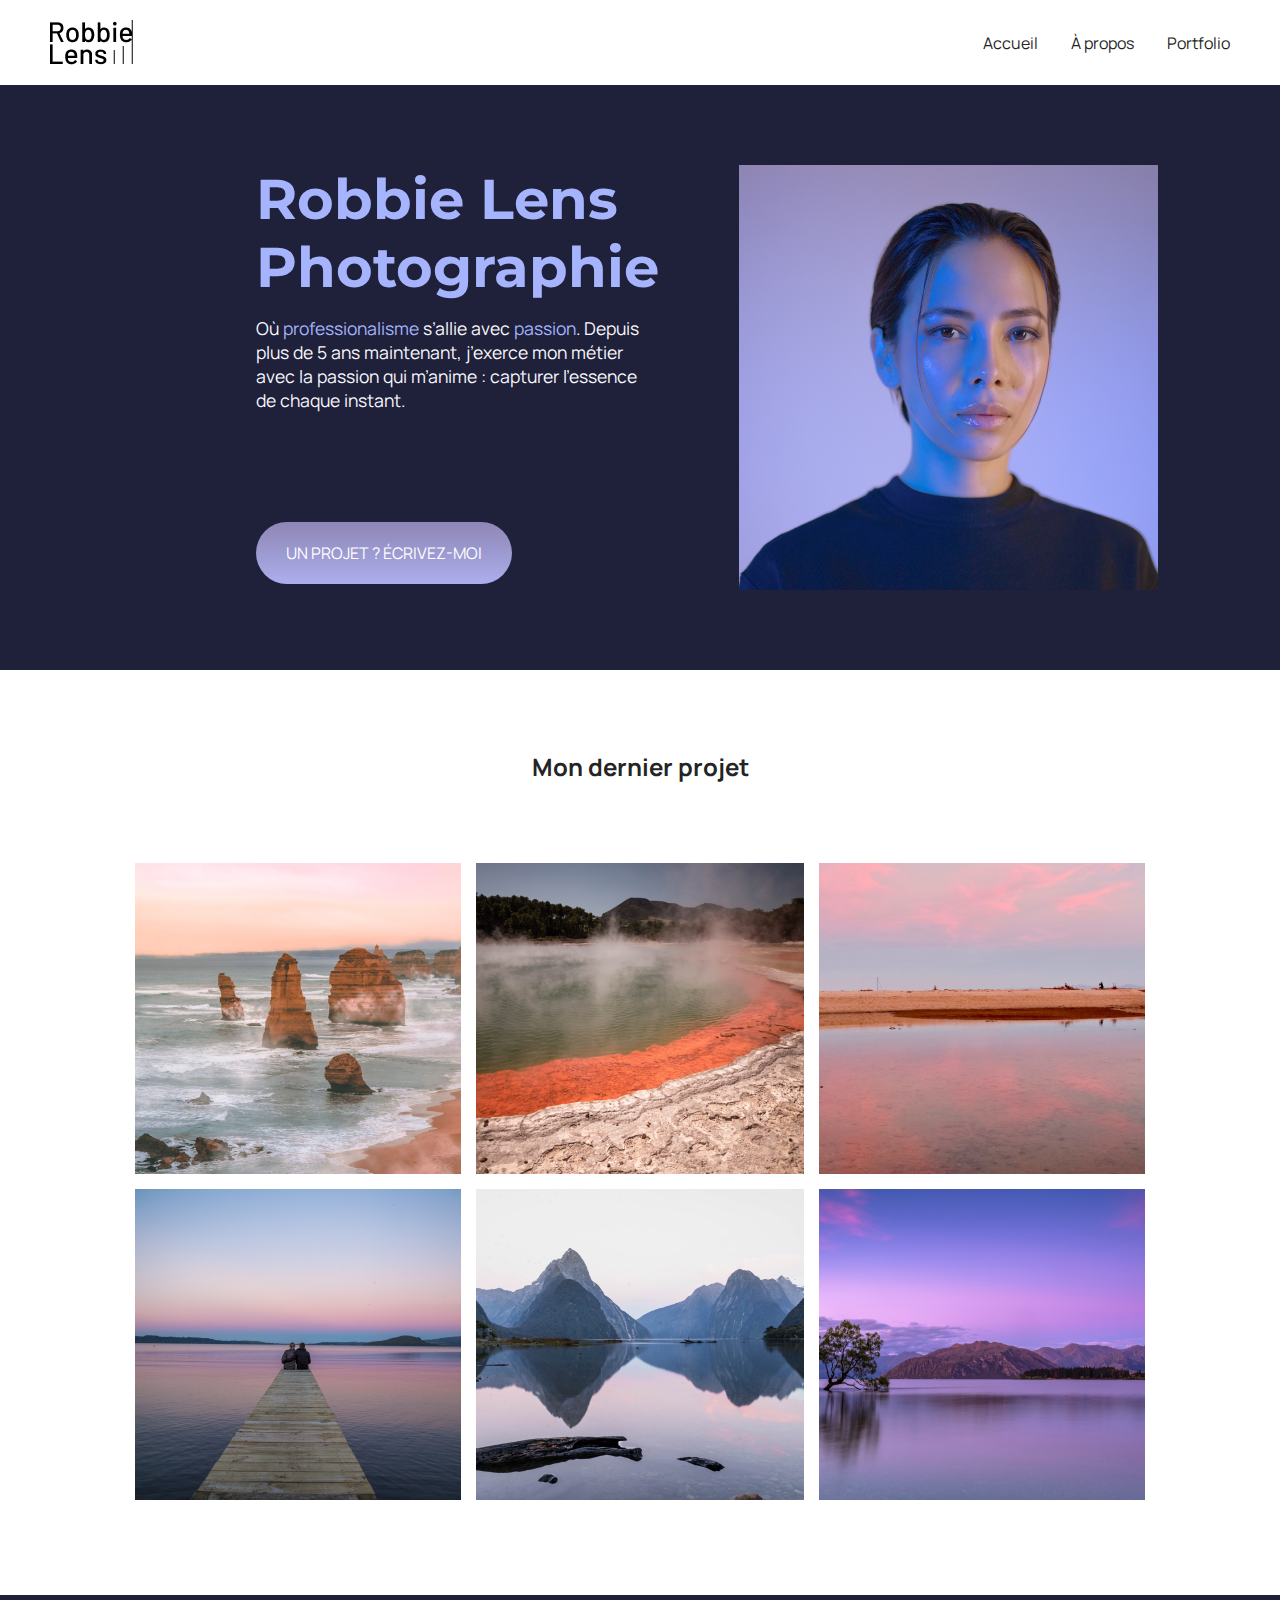
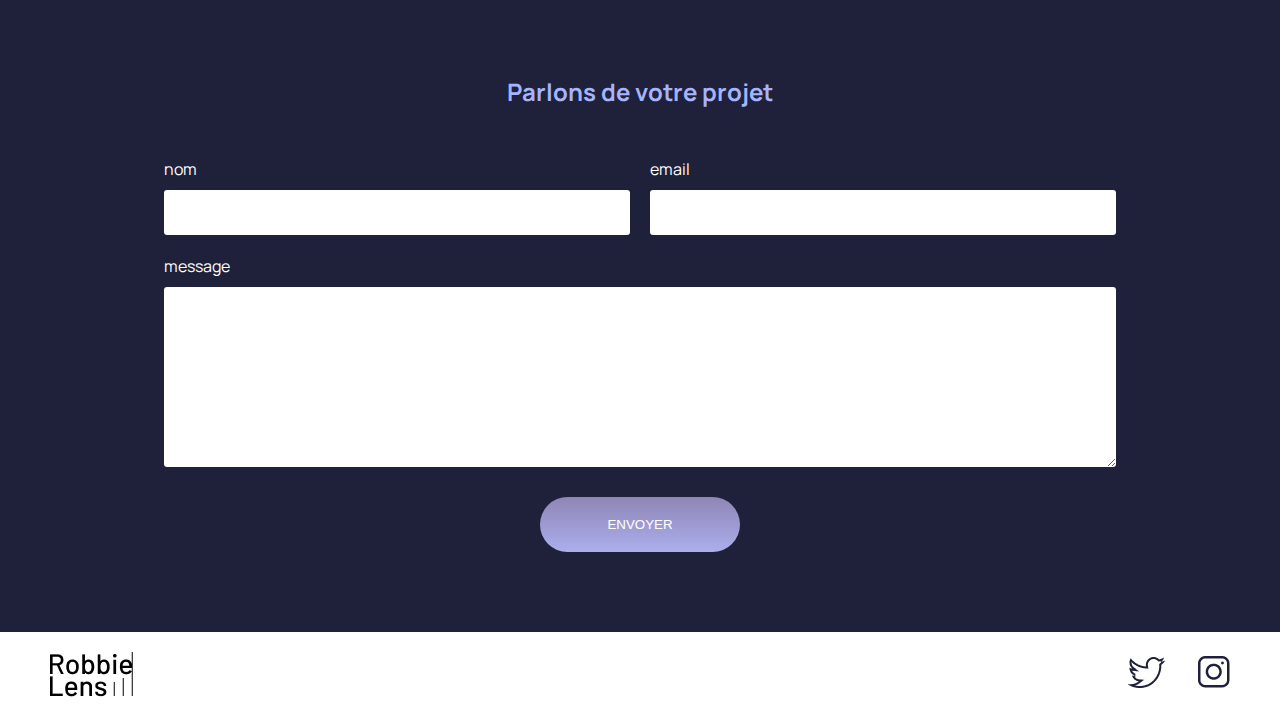
<file: index.html>
<!DOCTYPE html>
<html lang="fr">

<head>
    <meta charset="utf-8" >
    <title>Accueil - Robbie Lens Photographie</title>
    <link href="style/style.css" rel="stylesheet" >
    <link href="style/index.css" rel="stylesheet" >
    <link rel="preconnect" href="https://fonts.googleapis.com">
    <link rel="preconnect" href="https://fonts.gstatic.com" crossorigin>
    <link href="https://fonts.googleapis.com/css2?family=Manrope&family=Montserrat&display=swap" rel="stylesheet">
</head>

<body>
    <header>
        <nav>
            <img src="images/logo.png" alt="Logo Robbie Lens" >
            <div>
                <a href="index.html">Accueil</a>
                <a href="a-propos.html">À propos</a>
                <a href="portfolio.html">Portfolio</a>
            </div>
        </nav>
    </header>
    <main>
        <section class="accueil-introduction">
            <div>
                <h1>Robbie Lens Photographie</h1>
                <p>
                    Où <em>professionalisme</em> s’allie avec <em>passion</em>. Depuis
                    plus de 5 ans maintenant, j’exerce mon métier avec la passion
                    qui m’anime : capturer l’essence de chaque instant.
                </p>
                <a href="portfolio.html" class="cta">UN PROJET ? ÉCRIVEZ-MOI</a>
            </div>
            <img src="images/robbie-lens.png" alt="Portrait avec effet de la photographe Robbie Lens" >
        </section>
        <section class="accueil-photos">
            <h2>Mon dernier projet</h2>
            <div>
                <img src="images/accueil/element-1.png" alt="Twelve apostles - Australie" >
                <img src="images/accueil/element-2.png" alt="Wai-O-Tapu - Nouvelle-Zélande" >
                <img src="images/accueil/element-3.png" alt="Parc National d’Abel Tasman - Nouvelle-Zélande" >
            </div>
            <div>
                <img src="images/accueil/element-4.png" alt="Lac Rotorua - Nouvelle-Zélande" >
                <img src="images/accueil/element-5.png" alt="Milford Sound - Nouvelle-Zélande" >
                <img src="images/accueil/element-6.png" alt="Lac Wanaka - Nouvelle-Zélande" >
            </div>
        </section>
        <section class="Formulaire">    
            <h2>Parlons de votre projet</h2>
            <form method="get" action="">
                <div class="form-nom-email">
                    <div class="form-column">
                        <label for="nom">nom</label><input type="text" name="nom" id="nom">
                    </div>
                    <div class="form-column">
                        <label for="email">email</label> <input type="email" name="email" id="email">
                    </div>
                </div>
                <label for="message">message</label>
                <textarea name="message" id="message" cols="30" rows="10"></textarea>
                <input type="submit" value="ENVOYER" class="cta">
            </form>
        </section>
    </main>
    <footer>
        <img src="images/logo.png" alt="Logo Robbie Lens" >
        <div>
            <a target="_blank" href="https://twitter.com/" class="lien-icone">
                <img src="images/twitter.png" alt="Logo Twitter" >
            </a>
            <a target="_blank" href="https://www.instagram.com/" class="lien-icone">
                <img src="images/instagram.png" alt="Logo Instagram" >
            </a>
        </div>
    </footer>
</body>

</html>
</file>
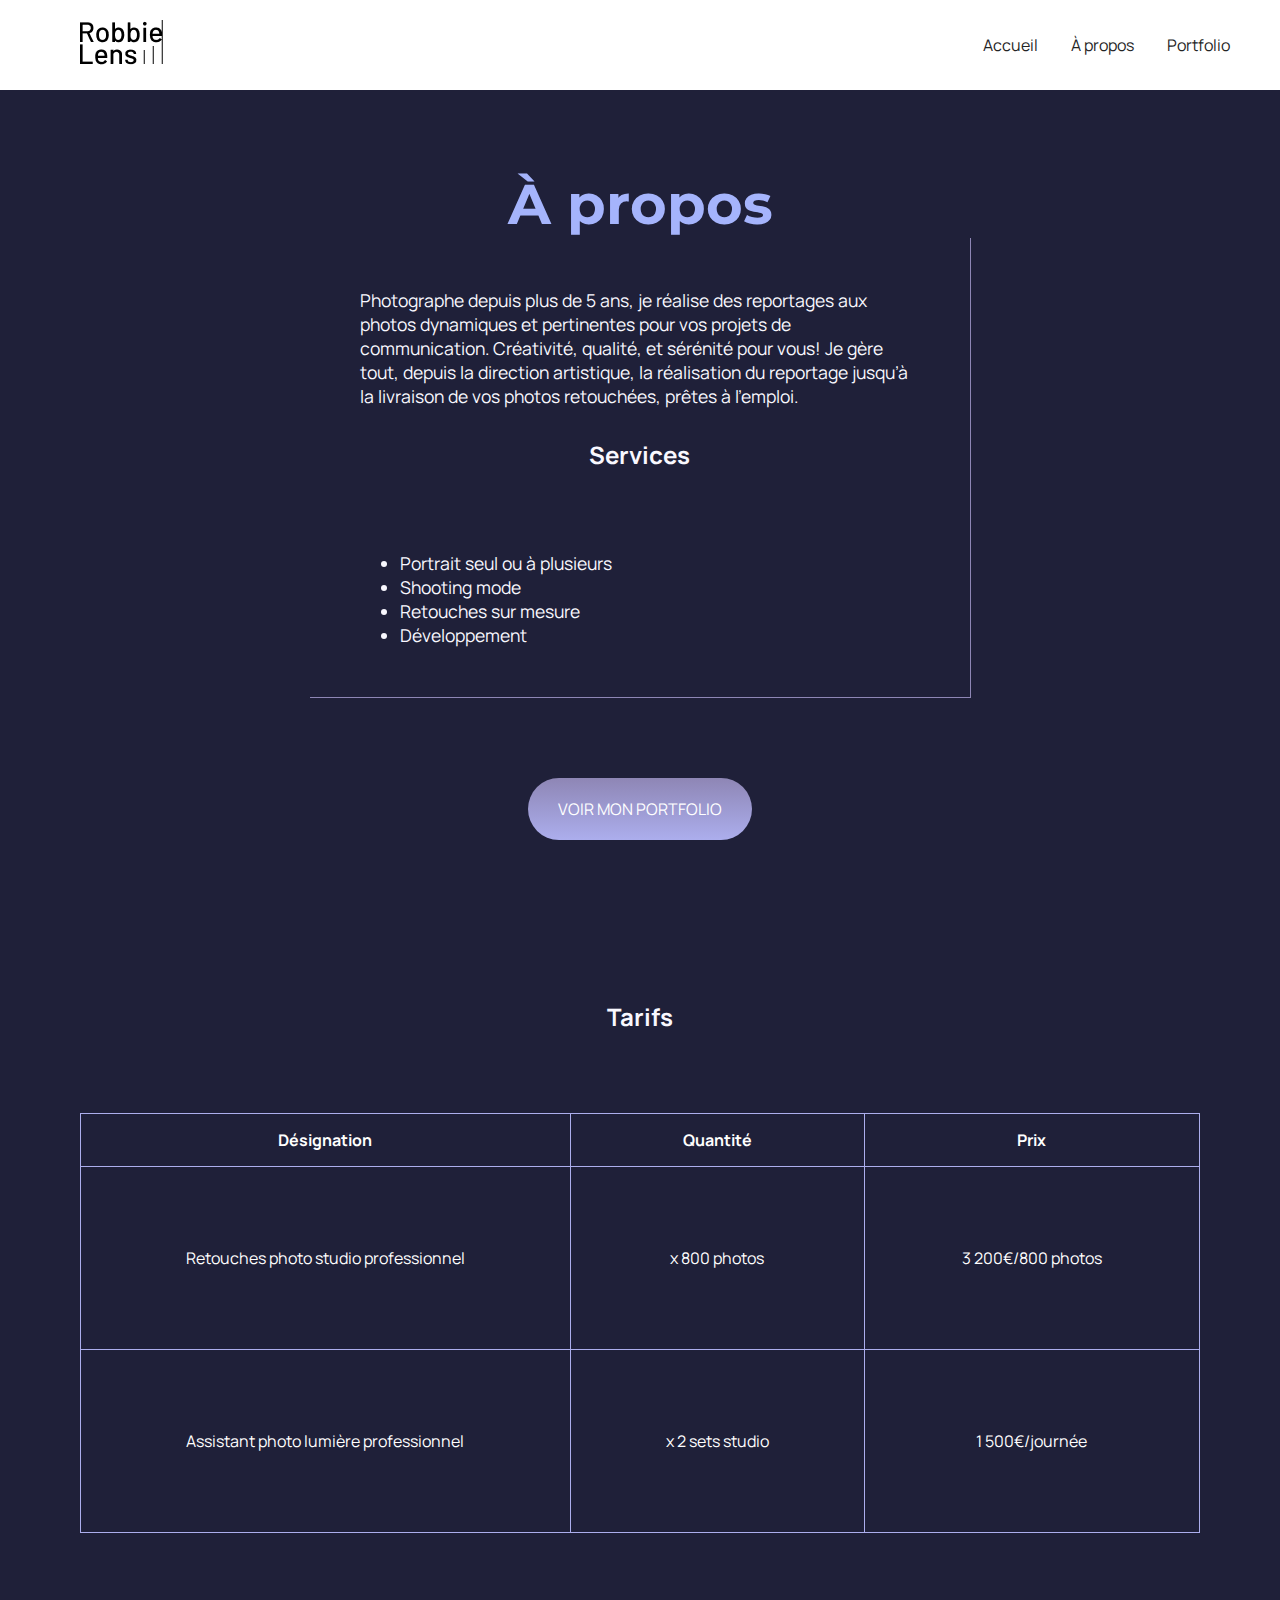
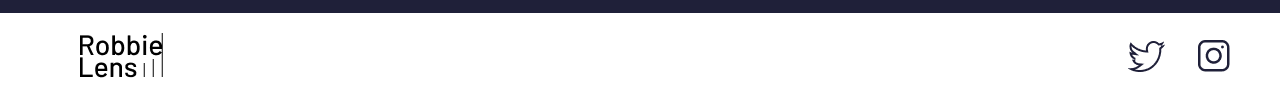
<file: a-propos.html>
<!DOCTYPE html>
<html lang="fr">

<head>
    <meta charset="utf-8" >
    <title>À propos - Robbie Lens Photographie</title>
    <link href="style/style.css" rel="stylesheet" >
    <link href="style/a-propos.css" rel="stylesheet">
    <link rel="preconnect" href="https://fonts.googleapis.com">
    <link rel="preconnect" href="https://fonts.gstatic.com" crossorigin>
    <link href="https://fonts.googleapis.com/css2?family=Manrope&family=Montserrat&display=swap" rel="stylesheet">
    <meta name="viewport" content="width=device-width, initial-scale=1.0">
</head>

<body>
    <header>
        <nav>
            <a href="index.html" class="lien-icone">
                <img src="images/logo.png" alt="Logo Robbie Lens" >
            </a>
            <div>
                <a href="index.html">Accueil</a>
                <a href="a-propos.html">À propos</a>
                <a href="portfolio.html">Portfolio</a>
            </div>
        </nav>
    </header>
    <main class="a-propos-main">
        <section>
            <h1>À propos</h1>
            <div class="carre-contenu">
                <p>
                    Photographe depuis plus de 5 ans, je réalise des reportages aux photos dynamiques et pertinentes
                    pour
                    vos
                    projets de communication. Créativité, qualité, et sérénité pour vous! Je gère tout, depuis la
                    direction
                    artistique, la réalisation du reportage jusqu’à la livraison de vos photos retouchées, prêtes à
                    l’emploi.
                </p>
                <h2>Services</h2>
                <ul>
                    <li>Portrait seul ou à plusieurs</li>
                    <li>Shooting mode</li>
                    <li>Retouches sur mesure</li>
                    <li>Développement</li>
                </ul>
            </div>
            <div>
                <a href="portfolio.html" class="cta">VOIR MON PORTFOLIO</a>
            </div>
        </section>
        <section class="table">   
            <table>
                <thead>
                    <h2>Tarifs</h2>
                    <tr>
                        <th>Désignation</th>
                        <th>Quantité</th>
                        <th>Prix</th>
                </thead>    
                <tbody>
                    </tr>
                        <td>Retouches photo 
                            studio professionnel</td>
                        <td>x 800 photos</td>
                        <td>3 200€/800 photos</td>
                    <tr>
                        <td>Assistant photo lumière professionnel</td>
                        <td>x 2 sets studio</td>
                        <td>1 500€/journée</td>
                    </tr>
            </tbody>
            </table>
        </section>
    </main>
    <footer>
        <a href="index.html" class="lien-icone">
            <img src="images/logo.png" alt="Logo Robbie Lens" >
        </a>
        <div>
            <a target="_blank" href="https://twitter.com/" class="lien-icone">
                <img src="images/twitter.png" alt="Logo Twitter" >
            </a>
            <a target="_blank" href="https://www.instagram.com/" class="lien-icone">
                <img src="images/instagram.png" alt="Logo Instagram" >
            </a>
        </div>
    </footer>
</body>

</html>
</file>
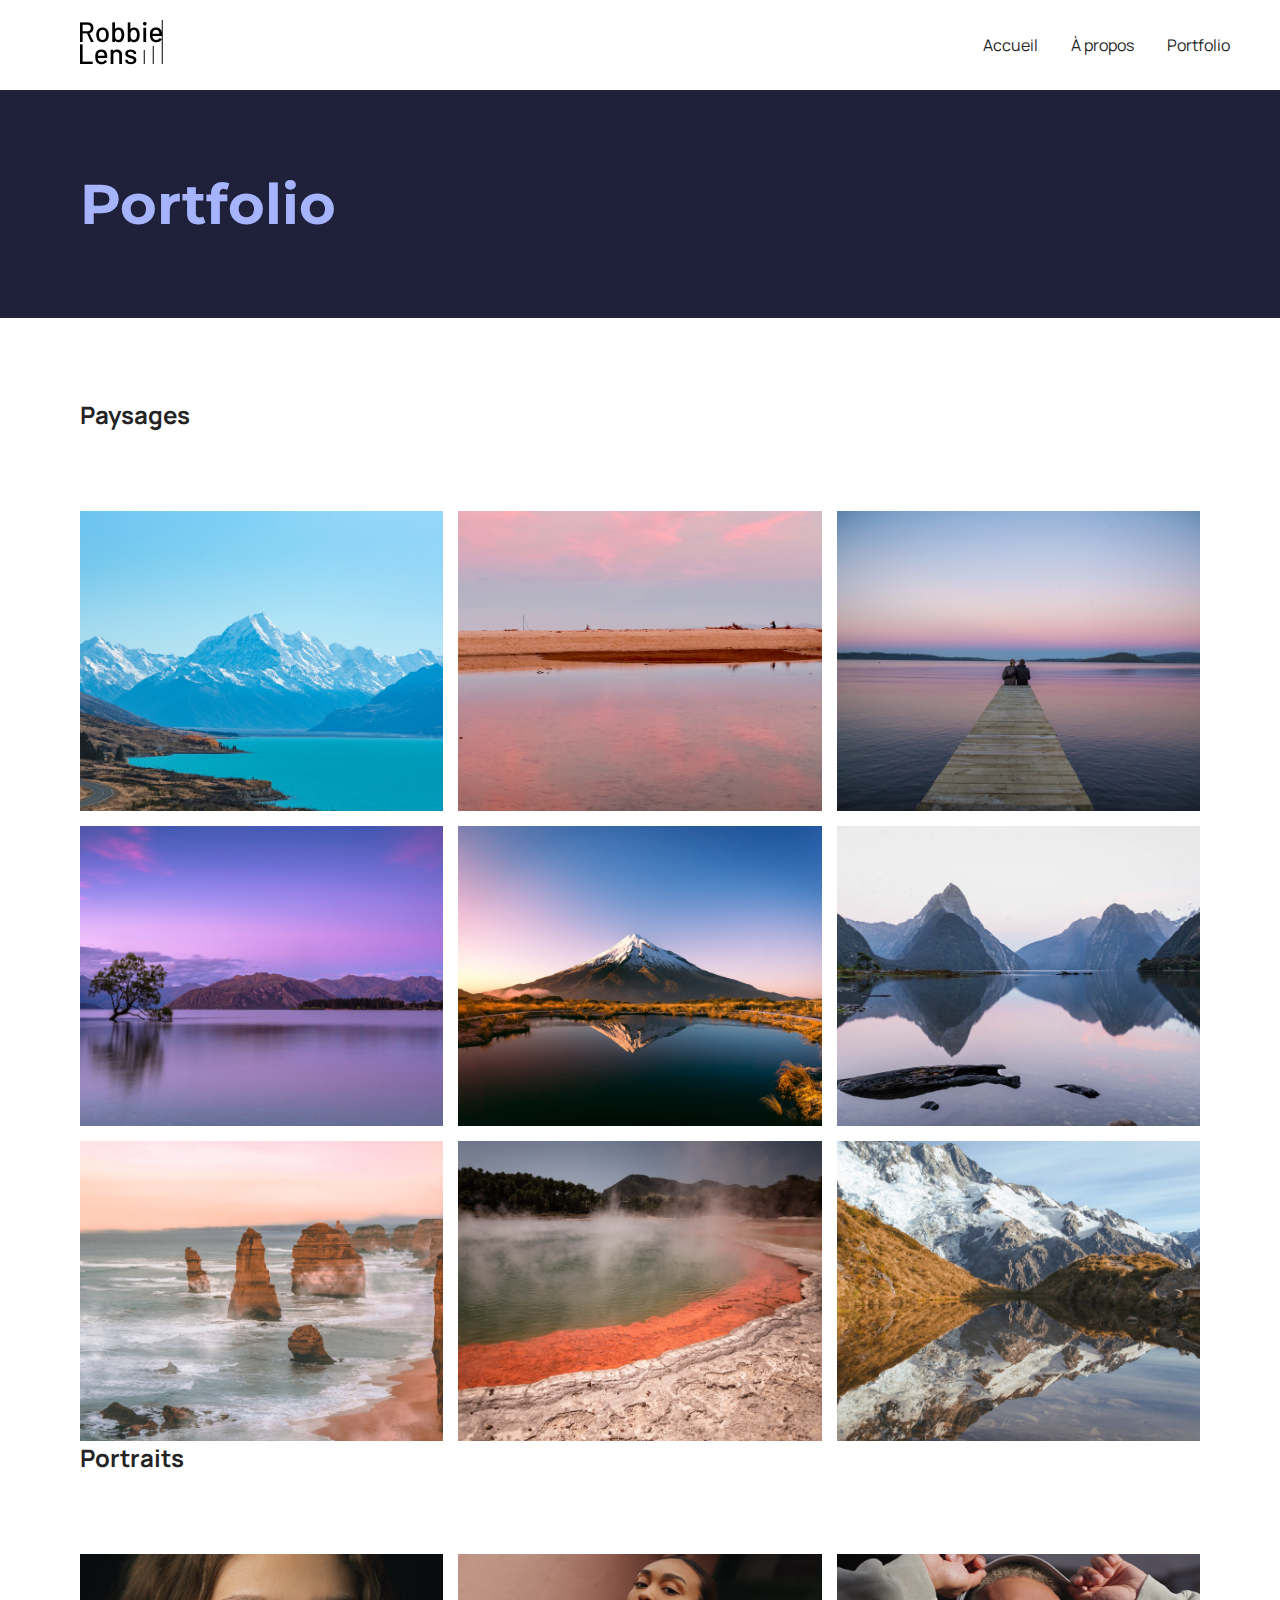
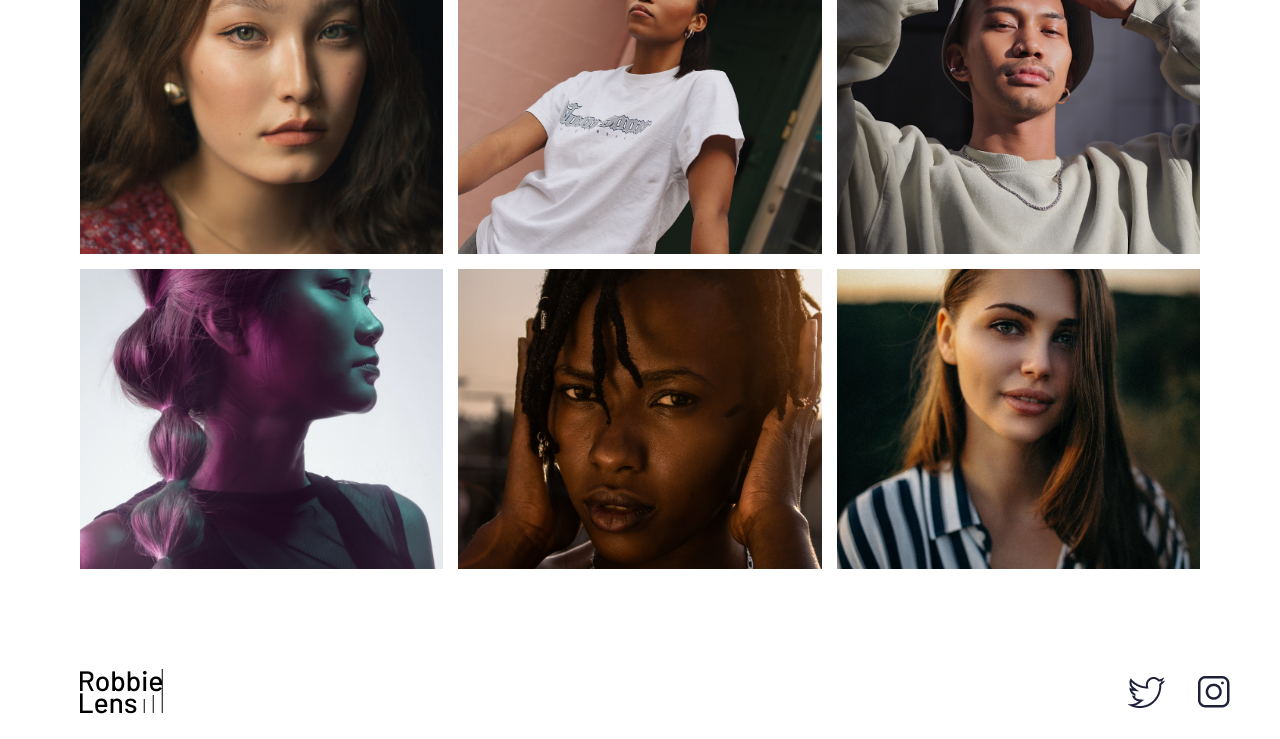
<file: portfolio.html>
<!DOCTYPE html>
<html lang="fr">

<head>
    <meta charset="utf-8" >
    <title>Portfolio - Robbie Lens Photographie</title>
    <link href="style/style.css" rel="stylesheet" >
    <link href="style/portfolio.css" rel="stylesheet" >
    <link rel="preconnect" href="https://fonts.googleapis.com">
    <link rel="preconnect" href="https://fonts.gstatic.com" crossorigin>
    <link href="https://fonts.googleapis.com/css2?family=Manrope&family=Montserrat&display=swap" rel="stylesheet">
</head>

<body>
    <header>
        <nav>
            <a href="index.html" class="lien-icone">
                <img src="images/logo.png" alt="Logo Robbie Lens" >
            </a>
            <div>
                <a href="index.html">Accueil</a>
                <a href="a-propos.html">À propos</a>
                <a href="portfolio.html">Portfolio</a>
            </div>
        </nav>
    </header>
    <main>
        <section>
            <h1>Portfolio</h1>
        </section>
        <section class="portfolio-section-photos">
            <h2>Paysages</h2>
            <div class="grid-paysages">
                <a href="images/portfolio/paysage1.jpg" class="lien-conteneur-photo">
                    <img src="images/portfolio/paysage1.jpg" alt="1">
                    <div class="photo-hover">Voir la photo</div>
                </a>
                <a href="images/portfolio/paysage2.jpg" class="lien-conteneur-photo">
                    <img src="images/portfolio/paysage2.jpg" alt="2">
                    <div class="photo-hover">Voir la photo</div>
                </a>
                <a href="images/portfolio/paysage3.jpg" class="lien-conteneur-photo">
                    <img src="images/portfolio/paysage3.jpg" alt="3">
                    <div class="photo-hover">Voir la photo</div>
                </a>
                <a href="images/portfolio/paysage4.jpg" class="lien-conteneur-photo">
                    <img src="images/portfolio/paysage4.jpg" alt="4">
                    <div class="photo-hover">Voir la photo</div>
                </a>
                <a href="images/portfolio/paysage5.jpg" class="lien-conteneur-photo">
                    <img src="images/portfolio/paysage5.jpg" alt="5">
                    <div class="photo-hover">Voir la photo</div>
                </a>
                <a href="images/portfolio/paysage6.jpg" class="lien-conteneur-photo">
                    <img src="images/portfolio/paysage6.jpg" alt="6">
                    <div class="photo-hover">Voir la photo</div>
                </a>
                <a href="images/portfolio/paysage7.jpg" class="lien-conteneur-photo">
                    <img src="images/portfolio/paysage7.jpg" alt="7">
                    <div class="photo-hover">Voir la photo</div>
                </a>
                <a href="images/portfolio/paysage8.jpg" class="lien-conteneur-photo">
                    <img src="images/portfolio/paysage8.jpg" alt="8">
                    <div class="photo-hover">Voir la photo</div>
                </a>
                <a href="images/portfolio/paysage9.jpg" class="lien-conteneur-photo">
                    <img src="images/portfolio/paysage9.jpg" alt="9">
                    <div class="photo-hover">Voir la photo</div>
                </a>
            </div>
            <h2>Portraits</h2>
            <div class="grid-portraits">
                <a href="images/portfolio/portrait1.jpg" class="lien-conteneur-photo">
                    <img src="images/portfolio/portrait1.jpg" alt="1">
                    <div class="photo-hover">Voir la photo</div>
                </a>
                <a href="images/portfolio/portrait2.jpg" class="lien-conteneur-photo">
                    <img src="images/portfolio/portrait2.jpg" alt="2">
                    <div class="photo-hover">Voir la photo</div>
                </a>
                <a href="images/portfolio/portrait3.jpg" class="lien-conteneur-photo">
                    <img src="images/portfolio/portrait3.jpg" alt="3">
                    <div class="photo-hover">Voir la photo</div>
                </a>
                <a href="images/portfolio/portrait4.jpg" class="lien-conteneur-photo">
                    <img src="images/portfolio/portrait4.jpg" alt="4">
                    <div class="photo-hover">Voir la photo</div>
                </a>
                <a href="images/portfolio/portrait5.jpg" class="lien-conteneur-photo">
                    <img src="images/portfolio/portrait5.jpg" alt="5">
                    <div class="photo-hover">Voir la photo</div>
                </a>
                <a href="images/portfolio/portrait6.jpg" class="lien-conteneur-photo">
                    <img src="images/portfolio/portrait6.jpg" alt="6">
                    <div class="photo-hover">Voir la photo</div>
                </a>
            </div>
        </section>
    </main>
    <footer>
        <a href="index.html" class="lien-icone">
            <img src="images/logo.png" alt="Logo Robbie Lens" >
        </a>
        <div>
            <a target="_blank" href="https://twitter.com/" class="lien-icone">
                <img src="images/twitter.png" alt="Logo Twitter" >
            </a>
            <a target="_blank" href="https://www.instagram.com/" class="lien-icone">
                <img src="images/instagram.png" alt="Logo Instagram" >
            </a>
        </div>
    </footer>
</body>

</html>
</file>
<file: style/style.css>
* {
  margin: 0;
}

body {
  font-family: 'Manrope', sans-serif;
  font-size: 1em;
  background-color: #1f2039;
}

a {
  color: #242424;
  text-decoration: none;
}

em {
  color: #a5b4fc;
  font-style: normal;
}

h1 {
  font-size: 3.5em;
  color: #a5b4fc;
  font-family: 'Montserrat', sans-serif;
}

h2 {
  color: #f9f8ff;
}

p,
li {
  font-size: 1.1em;
  color: #f9f8ff;
}

header,
footer {
  background-color: white;
  padding: 20px 50px;
}

.cta {
  display: inline-block;
  background: linear-gradient(#8e86b5, #acaeed);
  color: white;
  border-radius: 50px;
  padding: 20px 30px;
  /*margin-bottom: 60px;*/
  margin-top: 80px;
}

a:hover {
  text-decoration: underline;
}

.cta:hover {
  background: linear-gradient(#696484, #8788ba);
  text-decoration: none;
}

.lien-icone {
  margin-left: 30px;
}

.lien-icone:hover {
  opacity: 0.5;
}

section {
  padding: 80px;
}

footer,
nav {
  display: flex;
  flex-direction: row;
  align-items: center;
  justify-content: space-between;
}

nav a {
  margin-left: 30px;
}

@media  screen and (max-width: 996px) {
  h1{
    font-size: 2em;
  }
  
  header nav {
    flex-direction: column;
    align-items: center;
    justify-content: center;
  }
  header nav img {
    margin-bottom: 20px;
  }
  section {
    padding: 50px 20px 50px 20px;
  }
  nav a {
    margin-left: 10px;
    margin-right: 10px;
  }
  header, footer {
    padding: 20px 20px;
  }
}
</file>
<file: style/index.css>
.accueil-photos {
  background-color: white;
  padding: 80px;
}

.accueil-photos h2, h2 {
  color: #242424;
  text-align: center;
  margin-bottom: 80px;
}

.accueil-photos div {
  display: flex;
  flex-direction: row;
  gap: 15px;
  justify-content: center;
  margin-bottom: 15px;
}

.accueil-introduction {
  display: flex;
  flex-direction: row;
  width: 60%;
  align-items: flex-start;
  margin: auto;
}

.accueil-introduction h1 {
  margin-bottom: 15px;
}

.accueil-introduction p {
  margin-bottom: 30px;
}

.accueil-introduction div {
  padding-right: 80px;
}
.Formulaire h2{
  color: #a5b4fc;
  text-align: center;
  margin-bottom: 50px;
}

form{
  display: flex;
  flex-direction: column;
  width: 85%;
  margin: auto;
  color: white;
}

.form-nom-email {
  display: flex;
  flex-direction: row;
  gap: 20px;
}

.form-column {
  flex: 2;
  display: flex;
  flex-direction: column;
  margin-bottom: 20px;
}

input[type='submit'] {
  width: 200px;
  margin: auto;
  margin-top: 30px;
}
label {
  margin-bottom: 10px;
}

input,
textarea {
  padding: 15px;
  border-radius: 3px;
  border: none;
}
</file>
<file: style/a-propos.css>
.carre-contenu {
  border-right: 1px solid #8e86b5;
  border-bottom: 1px solid #8e86b5;
  padding: 50px;
  margin-bottom: 80px;
  margin:auto;
  width: 50%;
}

.carre-contenu h2 {
  margin-top: 30px;
}

.carre-contenu ul {
  margin-top: 30px;
}

.carre-contenu + div {
  text-align: center;
}

.a-propos-main {
  margin: auto;
}
td, th{
  border: 1px solid #acaeed;
  padding: 15px;
}
table{
  color: white;
  border-collapse: collapse;
  text-align: center;
  width: 100%;
}

td{
  padding: 80px;
}
h1,h2{
  text-align: center;
}
h2{
  margin-bottom: 80px;
  /*margin-top: 100px;*/
}

@media screen  and (max-width: 996px) {
  .table {
    display: none;
  }
  
}
</file>
<file: style/portfolio.css>
.portfolio-section-photos {
  background-color: white;
}

.portfolio-section-photos h2 {
  color: #242424;
  margin-bottom: 80px;
}

.grid-paysages {
  display: grid;
  grid-template-columns: 1fr 1fr 1fr;
  grid-template-rows: 300px 300px 300px;
  gap: 15px;
}

.grid-portraits {
  display: grid;
  grid-template-columns: 1fr 1fr 1fr;
  grid-template-rows: 300px 300px;
  gap: 15px;
}

.grid-paysages img,
.grid-portraits img {
  width: 100%;
  height: 100%;
  object-fit: cover;
}

.lien-conteneur-photo {
  position: relative;
}

.photo-hover {
  position: absolute;
  top: 0;
  left: 0;
  right: 0;
  bottom: 0;
  display: flex;
  align-items: center;
  justify-content: center;
  font-size: 1.5em;
  color: white;
  background-color: rgba(0, 0, 0, 0.7);
  display: none;
}

.lien-conteneur-photo:hover .photo-hover {
  display: flex;
}

@media screen and (max-width: 996px) {
  .grid-paysages {
    grid-template-columns: 1fr;
    gap: 15px;
  }
  .grid-portraits {
    grid-template-columns: 1fr;
    gap: 15px;
  }
}
</file>
